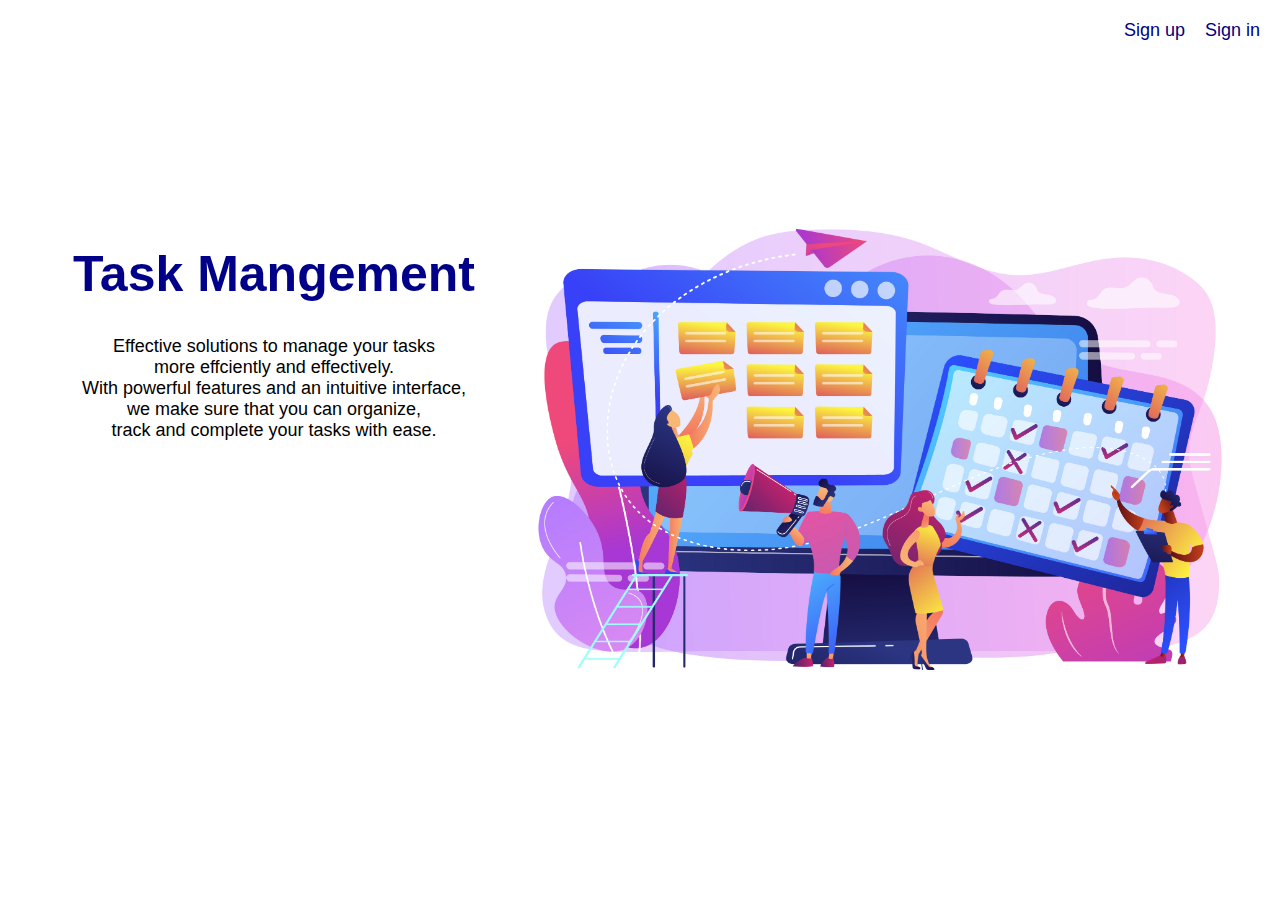
<file: WebContent/index.html>
<!DOCTYPE html>
<html>
<head>
	<meta charset="UTF-8">
	<meta name="viewport" content="width=device-width, initial-scale=1.0">
	<title>Task Management</title>
	<link rel="Website Icon" type="png" href="./images/tm-logo.png">
	<link rel="stylesheet" href="./css/index.css">
</head>
<body>
	<header>
		<div class="signup-group">
			<a href="./html/register_form.html">Sign up</a>
			<span></span>
		</div>
		<div class="signin-group">
			<a href="./html/login_form.html">Sign in</a>
			<span></span>
		</div>
	</header>
	<section>
		<h1 class="title">Task Mangement</h1>
		<div class="description">
			Effective solutions to manage your tasks <br>more effciently and effectively.
			<br>With powerful features and an intuitive interface, 
			<br>we make sure that you can organize, <br>track and
			complete your tasks with ease.
		</div>
	</section>
</body>
</html>
</file>
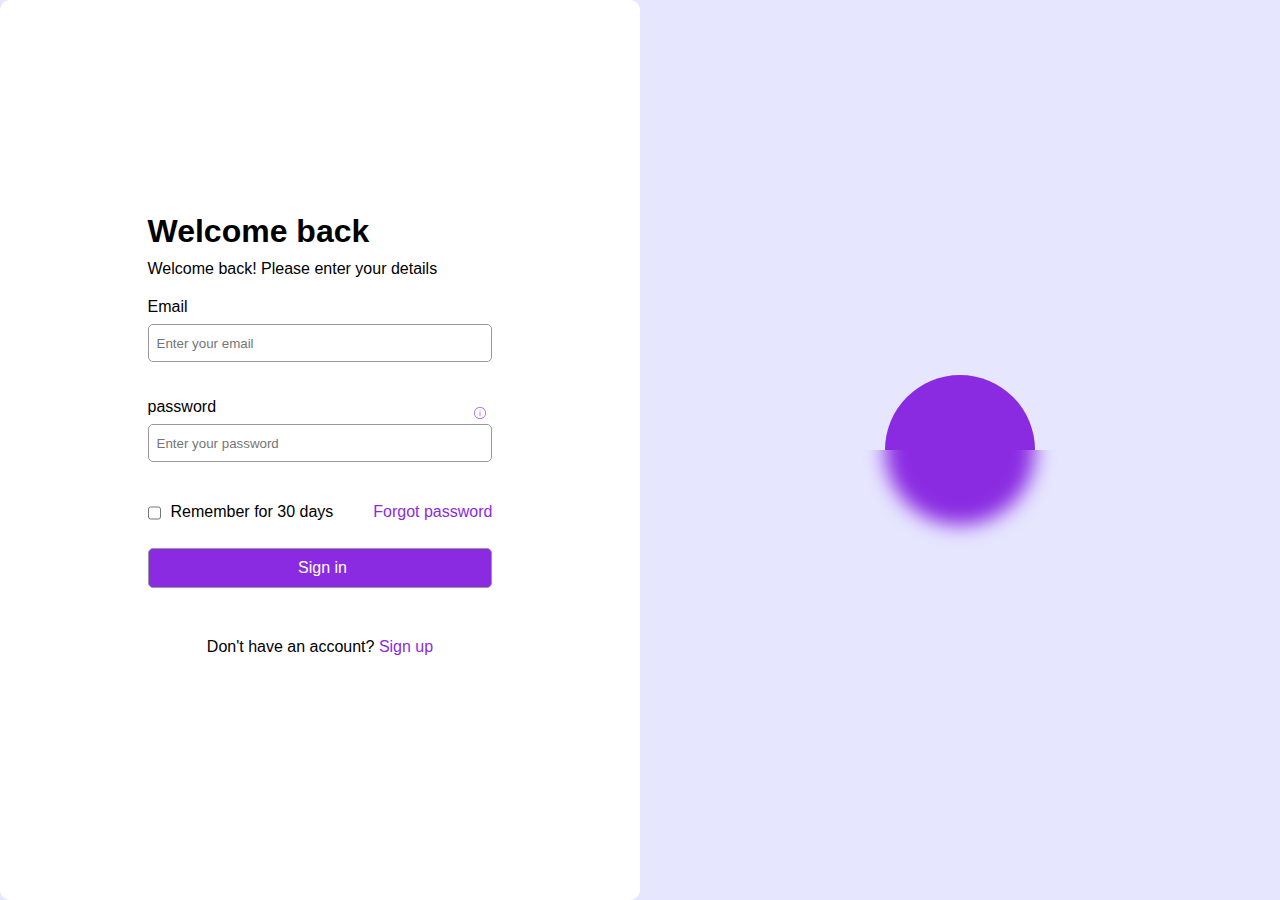
<file: WebContent/html/login_form.html>
<!DOCTYPE html>
<html>
<head>
    <meta charset="UTF-8">
    <meta name="viewport" content="width=device-width, initial-scale=1.0">
    <link rel="Website Icon" type="png" href="../images/tm-logo.png">
    <title>Login Form</title>
    <link rel="stylesheet" href="../css/form_style.css">
    <link rel="stylesheet" href="https://cdnjs.cloudflare.com/ajax/libs/font-awesome/6.4.2/css/all.min.css">
</head>
<body>
    <section>
        <div class="login-form">
            <form>
                <div class="input-group header-group">
                    <h1>Welcome back</h1>
                    <span>Welcome back! Please enter your details</span>
                </div>
                <div class="input-group email-group">
                    <label for="email">Email</label>
                    <input type="email" name="email" class="email" id="email" placeholder="Enter your email">
                    <span class="error"></span>
                </div>
                <div class="input-group password-group">
                    <label for="password">password</label>
                    <input type="password" name="password" class="password" id="password" placeholder="Enter your password">
                    <span class="error"></span>
                    <div id="info">
                        <div class="pwd-info">
                            <svg xmlns="http://www.w3.org/2000/svg" width="14" height="14" viewBox="0 0 28 28">
                                <path fill="currentColor" d="M15 8a1 1 0 1 1-2 0a1 1 0 0 1 2 0Zm-1.75 3.75v7.5a.75.75 0 0 0 1.5 0v-7.5a.75.75 0 0 0-1.5 0ZM2 14C2 7.373 7.373 2 14 2s12 5.373 12 12s-5.373 12-12 12S2 20.627 2 14ZM14 3.5C8.201 3.5 3.5 8.201 3.5 14S8.201 24.5 14 24.5S24.5 19.799 24.5 14S19.799 3.5 14 3.5Z"/>
                            </svg>
                            <div class="strong-pwd">
                                <h4>Create strong passwords</h4>
                                <ul>
                                    <li>min 6 & max 16 char</li>
                                    <li>min 1 lowercase</li>
                                    <li>min 1 uppercase</li>
                                    <li>min 1 number</li>
                                    <li>min 1 special char</li>
                                </ul>
                                 <div class="des"></div>
                            </div>
                        </div>
                    </div>
                </div>
                <div class="input-group rem-for-group">
                    <div class="rem-group">
                        <input type="checkbox" name="remember" id="remember" class="remember">
                        <label for="remember">Remember for 30 days</label>
                        <a href="#" class="forgot" id="forgot">Forgot password</a>
                    </div>
                </div>
                <div class="input-group signin-group">
                    <input type="submit" class="signin" id="signin" value="Sign in">
                    <span class="res error">Invalid credentials</span>
                </div>
                <div class="input-group signup-group">
                    <span>Don't have an account? <a href="./register_form.html">Sign up</a> </span>
                </div>
            </form>

        </div>
        <div class="side-logo">
            <div class="circle"></div>
            <div class="blur"></div>
        </div>
    </section>
    <script src="../js/login_form_validation.js"></script>
</body>
</html>
</file>
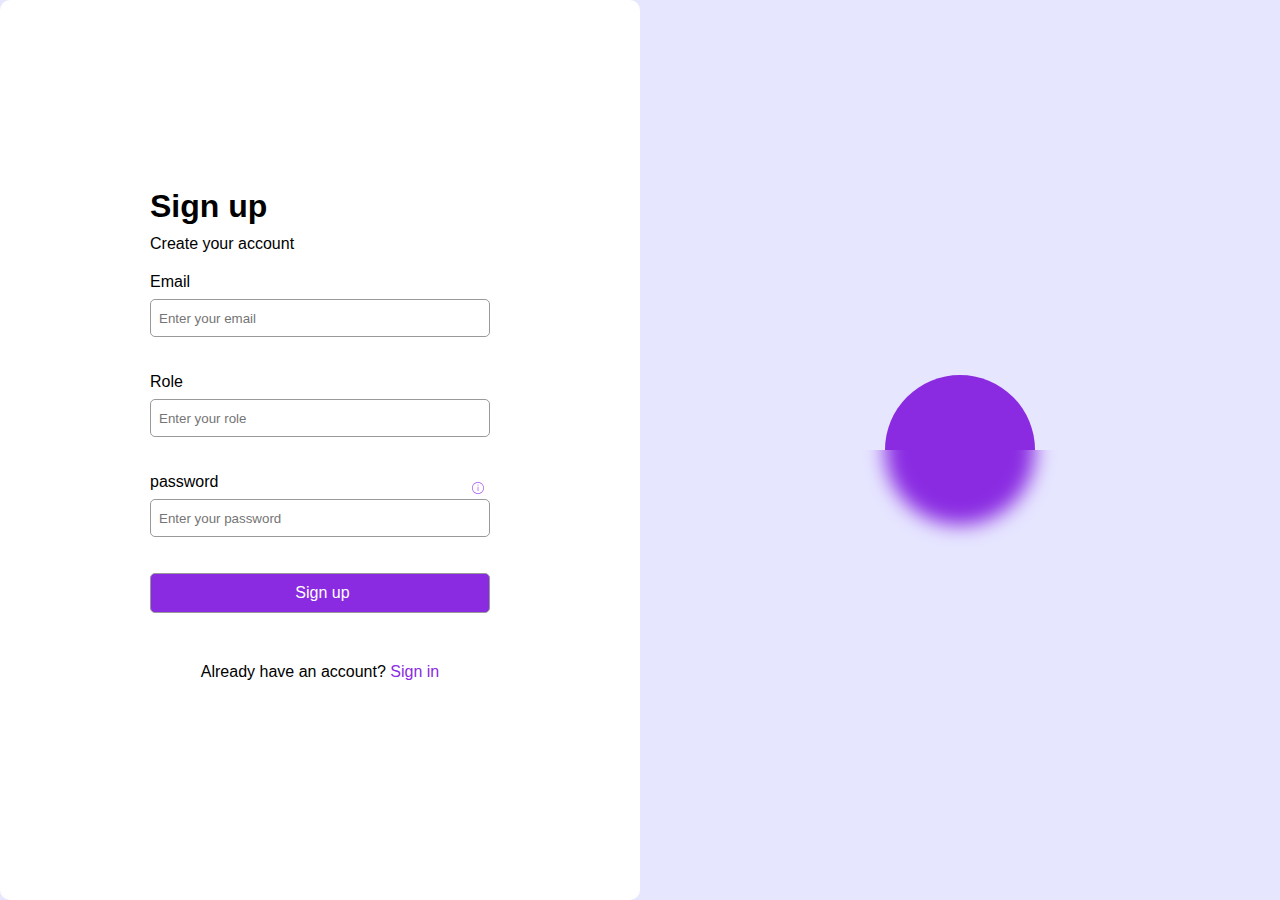
<file: WebContent/html/register_form.html>
<!DOCTYPE html>
<html>
<head>
    <meta charset="UTF-8">
    <meta name="viewport" content="width=device-width, initial-scale=1.0">
    <link rel="Website Icon" type="png" href="../images/tm-logo.png">
    <title>Register Form</title>
    <link rel="stylesheet" href="../css/form_style.css">
    <link rel="stylesheet" href="https://cdnjs.cloudflare.com/ajax/libs/font-awesome/6.4.2/css/all.min.css">
</head>
<body>
    <section>
        <div class="register-form">
            <form>
                <div class="input-group header-group">
                    <h1>Sign up</h1>
                    <span>Create your account</span>
                </div>
                <div class="input-group email-group">
                    <label for="email">Email</label>
                    <input type="email" name="email" class="email" id="email" placeholder="Enter your email">
                    <span class="error"></span>
                </div>
                <div class="input-group role-group">
                    <label for="role">Role</label>
                    <input type="text" name="role" class="role" id="role" placeholder="Enter your role">
                    <span class="error"></span>
                </div>
                <div class="input-group password-group">
                    <label for="password">password</label>
                    <input type="password" name="password" class="password" id="password" placeholder="Enter your password">
                    <span class="error"></span>
                    <div id="info">
                        <div class="pwd-info">
                            <svg xmlns="http://www.w3.org/2000/svg" width="14" height="14" viewBox="0 0 28 28">
                                <path fill="currentColor" d="M15 8a1 1 0 1 1-2 0a1 1 0 0 1 2 0Zm-1.75 3.75v7.5a.75.75 0 0 0 1.5 0v-7.5a.75.75 0 0 0-1.5 0ZM2 14C2 7.373 7.373 2 14 2s12 5.373 12 12s-5.373 12-12 12S2 20.627 2 14ZM14 3.5C8.201 3.5 3.5 8.201 3.5 14S8.201 24.5 14 24.5S24.5 19.799 24.5 14S19.799 3.5 14 3.5Z"/>
                            </svg>
                            <div class="strong-pwd">
                                <h4>Create strong passwords</h4>
                                <ul>
                                    <li>min 6 & max 16 char</li>
                                    <li>min 1 lowercase</li>
                                    <li>min 1 uppercase</li>
                                    <li>min 1 number</li>
                                    <li>min 1 special char</li>
                                </ul>
                                 <div class="des"></div>
                            </div>
                        </div>
                    </div>
                </div>
                <div class="input-group signup-group">
                    <input type="submit" class="signup" id="signup" value="Sign up">
                    <span class="res error">Invalid credentials</span>
                </div>
                <div class="input-group signin-group">
                    <span>Already have an account? <a href="./login_form.html">Sign in</a> </span>
                </div>
            </form>

        </div>
        <div class="side-logo">
            <div class="circle"></div>
            <div class="blur"></div>
        </div>
    </section>
    <script src="../js/register_form_validation.js"></script>
</body>
</html>
</file>
<file: WebContent/css/index.css>
@charset "UTF-8";

body{
	width: 100%;
	height: 100vh;
	margin: 0;
	padding: 0;
	background-image: url("../images/bg-image.jpg");
	background-repeat: no-repeat;
	background-size:800px;
	background-position: right;
	font-family: sans-serif;
	
}

header{
	display: flex;
	justify-content: right;
	gap:20px;
	padding:20px;
}

a{
	text-decoration: none;
	color: #000080;
	font-size: 18px;
	border: 0;
}

.signup-group,
.signin-group{
	position:relative;
}

span{
	position:absolute;
	left:0px;
	bottom:0px;
	width:0px;
	height:2px;
	border-radius:10px;
	background:#000080;
	transition: .3s;
}

a:hover+span,
a:hover+span{
	width:60px;
	
}

section{
	width:35%;
	padding:150px 0 0 50px;
	display: flex;
	flex-direction: column;
	align-items :center;
}

h1{
	text-align:center;
	color:#000088;
	font-size:50px;
}

.description{
	text-align:center;
	font-size:18px;
}
</file>
<file: WebContent/css/form_style.css>
@charset "UTF-8";


body{
    font-family: 'Trebuchet MS', 'Lucida Sans Unicode', 'Lucida Grande', 'Lucida Sans', Arial, sans-serif;
    position: absolute;
    width: 100%;
    height: 100%;
    margin: 0;
}

a{
    color: blueviolet;
    text-decoration: none;
}

section{
    display: grid;
    grid-template-columns: 50% 50%;
    height: 100%;
    background-color:#e6e6ff;
}

.login-form,
.register-form{
    position: relative;
    display: grid;
    place-items: center;
    justify-content: center;
    height: 100%;
    background-color: #fff;
    border-radius: 10px;
}

.register-form form{
	min-width: 340px;
}

form{
    display: flex;
    flex-direction: column;
    gap: 20px;
}

.input-group{
    display: flex;
    flex-direction: column;
}

.input-group label{
    margin-bottom: 8px;
}

input{
    height: 30px;
    border: 1px solid #999;
    border-radius: 5px;
    padding: 3px;
    padding-left: 8px;
}

input:focus{
    border-color: #4099ff;
    outline: none;
}


.login-form form .rem-group{
    display: flex;
    justify-content: center;
    gap: 10px;
}

.login-form form .rem-group label{
    margin-bottom: 0;
    margin-top: 5px;
}

.login-form form .rem-group a{
    margin-top: 5px;
    margin-left: 30px;
}

.login-form form input[type="checkbox"]{
    margin: 0;
}

input[type="submit"]{
    font-size: medium;
    background-color: blueviolet;
    color: #fff;
    height: 40px;
    cursor: pointer;
}


form h1{
    margin-bottom:10px;
}

.login-form .input-group.signup-group,
.register-form .input-group.signin-group{
    display: grid;
    justify-content: center;
}

section .side-logo{
    display: grid;
    justify-content: center;
    align-items: center;
    height: 100%;
    position: relative;
}

section .side-logo .circle{
    height: 150px;
    width: 150px;
    border-radius: 50%;
    background-color: blueviolet;
}

section .side-logo .blur{
    position: absolute;
    backdrop-filter: blur(10px);
    width: 100%;
    height: 150px;
    top: 50%;
}

input[type="text"]{
    position: relative !important;
}

.email-group .error,
.role-group .error,
.password-group .error{
    display: none;
}

.email-group.error input ,
 .password-group.error input,
 .role-group.error input{
    border-color: #ff5370 !important;
 }

.email-group.success input ,
 .password-group.success input{
    border-color: #00e600 !important;
 }

 .email-group.error .error ,
 .role-group.error .error,
 .password-group.error .error{
    display: block;
    font-size: x-small;
    margin-top: 5px;
    color: #ff5370;
}

.email-group ,
.password-group,
.role-group
{
    height: 80px;
}

.signin-group,
.signup-group{
    height: 70px;
}

.input-group.signin-group,
.input-group.signup-group{
    position: relative;
}


.input-group.signin-group,
.input-group.signup-group{
    display: flex;    
    gap: 10px;
}

.res.error{
    display: none;
    text-align: center;
    color: #ff5370;
}

.password-group{
    position: relative;
}

 #info{
    font-size: small;
    padding: 3px 5px;
    border-radius: 4px;
    color: #000;
    position: absolute;
    right: 0px;
    top: 5px;
    cursor: pointer;
}

#info .pwd-info{
    position: relative;
}

#info div svg{
    color:  rgb(169, 92, 241);
}

#info  .pwd-info .strong-pwd {
    display: none;
    position: absolute;
    right: -20px;
    width: 150px;
    top: -135px;
    background-color: rgb(169, 92, 241);
    color: #fff;
    padding: 5px;
    border-radius: 5px;
}

#info .pwd-info .strong-pwd h4{
    margin: 0;
}

#info .pwd-info .strong-pwd ul{
    padding-left: 15px;
}

.des{
    position: relative;
    background-color: #00e600;
  
}

.des::before{
    position: absolute;
    content: "";
    width: 15px;
    border-radius: 3px;
    height: 15px;
    background-color:  rgb(169, 92, 241);
    right: 13px;
    bottom: -10px;
    transform: rotate(45deg);
}

#info:hover .strong-pwd{
    display: block;
}

@media(max-width : 720px){
	
	section{
		grid-template-columns: 100% 0%;
	}
	
	section .side-logo{
		display: none;
	}
}
</file>
